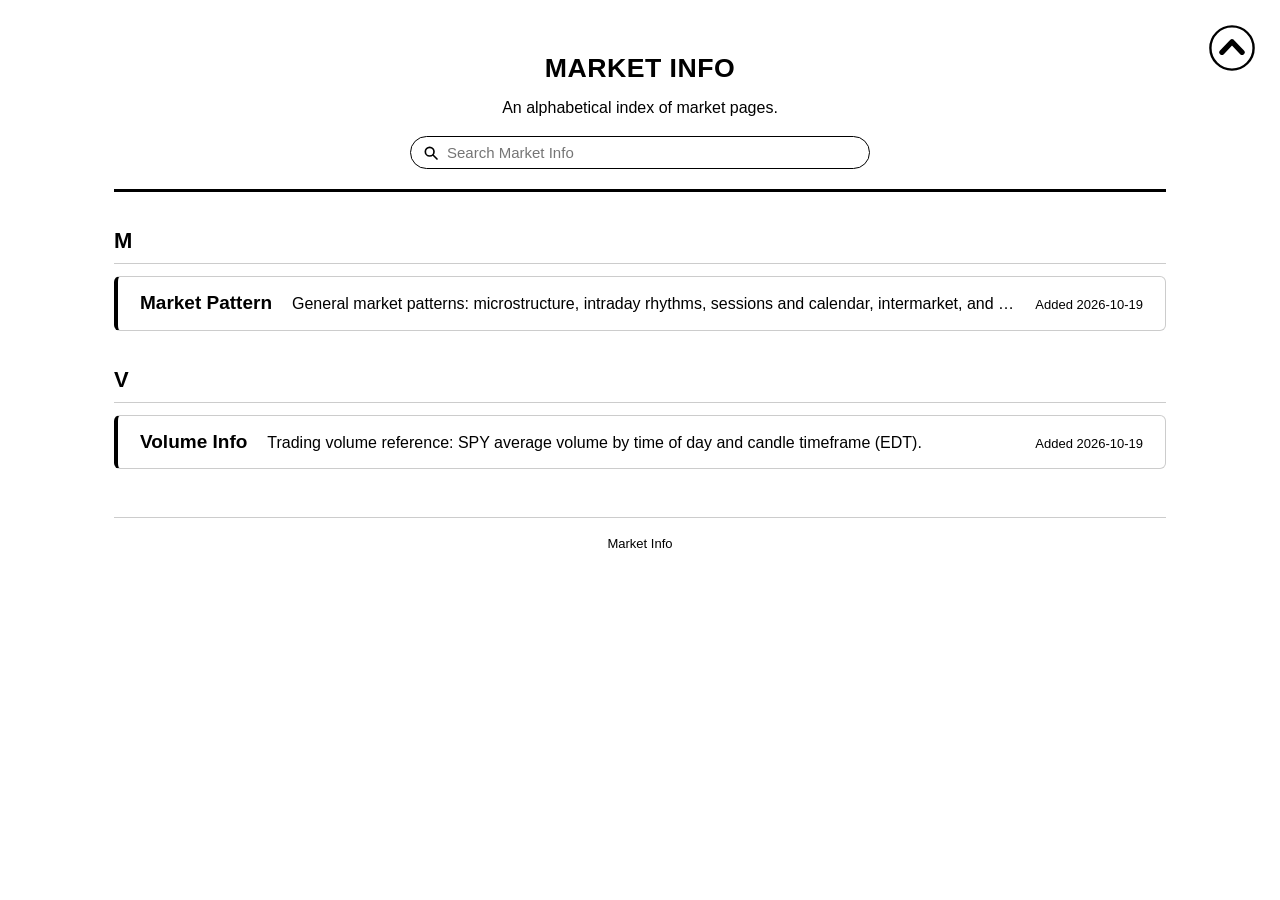
<file: index.html>
<!DOCTYPE html>
<html lang="en">
<head>
<meta charset="UTF-8">
<meta name="viewport" content="width=device-width, initial-scale=1.0">
<title>Market Info</title>
<link rel="icon" type="image/png" href="assets/market_info.png">
<link rel="stylesheet" href="assets/kb_style.css">
<script src="kb_config.js"></script>
<script src="assets/kb_common.js"></script>
</head>
<body class="home">
<div class="page">

  <header>
    <h1>MARKET INFO</h1>
    <p>An alphabetical index of market pages.</p>
  </header>

  <main id="index">
    <!--
      To add a page, run the "New page" tool (tools/new_page.py) or copy one
      <li class="entry"> block below and edit it.
      Entries are sorted alphabetically and grouped by first letter automatically.
    -->
    <ul class="list" id="entries">
      <li class="entry">
        <a href="html_pages/Volume_Info.html" title="Trading volume reference: SPY average volume by time of day and candle timeframe (EDT).">
          <span class="name">Volume Info</span>
          <span class="desc">Trading volume reference: SPY average volume by time of day and candle timeframe (EDT).</span>
          <span class="date">Added 2026-10-19</span>
        </a>
      </li>
      <li class="entry">
        <a href="html_pages/Market_Pattern.html" title="General market patterns: microstructure, intraday rhythms, sessions and calendar, intermarket, and technical formations (EDT).">
          <span class="name">Market Pattern</span>
          <span class="desc">General market patterns: microstructure, intraday rhythms, sessions and calendar, intermarket, and technical formations (EDT).</span>
          <span class="date">Added 2026-10-19</span>
        </a>
      </li>
    </ul>
  </main>

  <footer>
    Market Info
  </footer>

</div>
</body>
</html>
</file>
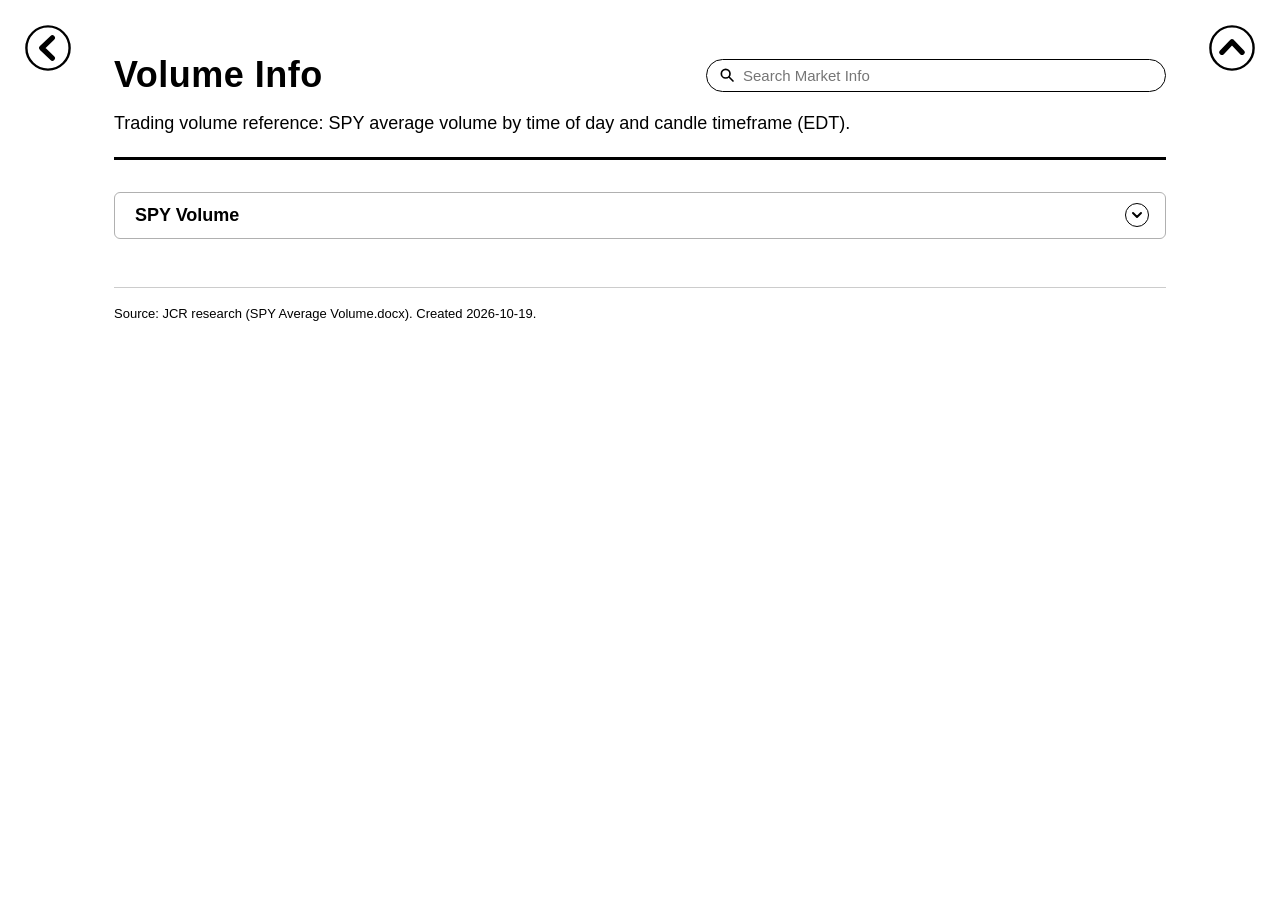
<file: Volume_Info.html>
<!DOCTYPE html>
<html lang="en">
<head>
<meta charset="UTF-8">
<meta name="viewport" content="width=device-width, initial-scale=1.0">
<title>Volume Info</title>
<link rel="icon" type="image/png" href="assets/market_info.png">
<link rel="stylesheet" href="assets/kb_style.css">
<script src="kb_config.js"></script>
<script src="assets/kb_common.js"></script>
</head>
<body>
<a class="return-arrow" href="index.html" title="Back to Market Info" aria-label="Back to Market Info"><img src="assets/return_arrow.svg" alt=""></a>
<div class="page">

  <header>
    <h1>Volume Info</h1>
    <p>Trading volume reference: SPY average volume by time of day and candle timeframe (EDT).</p>
  </header>

  <div class="rows">

    <article class="card row-card title-box">
      <div class="title-line"><h3>SPY Volume</h3></div>
      <div class="more">
        <p class="table-title">SPY Average Volume (EDT)</p>
        <div class="table-wrap wrap">
          <table>
            <thead>
              <tr><th>Time (EDT)</th><th>2-min candle</th><th>5-min candle</th><th>15-min candle</th><th>Notes</th></tr>
            </thead>
            <tbody>
              <tr><td>9:30 – 9:45</td><td class="nowrap">1 – 2.5M+</td><td class="nowrap">2 – 4M+</td><td class="nowrap">5 – 8M+</td><td>Front-loaded; not linear</td></tr>
              <tr><td>9:45 – 10:30</td><td class="nowrap">400 – 800K</td><td class="nowrap">1 – 2M</td><td class="nowrap">3 – 6M</td><td>Opening range activity</td></tr>
              <tr><td>10:30 – 11:30</td><td class="nowrap">200 – 320K</td><td class="nowrap">500 – 800K</td><td class="nowrap">1.5 – 2.4M</td><td>Tapering; spikes on data (EIA Wed 10:30)</td></tr>
              <tr><td>11:30 – 14:00</td><td class="nowrap">120 – 200K</td><td class="nowrap">300 – 500K</td><td class="nowrap">0.9 – 1.5M</td><td>Midday lull</td></tr>
              <tr><td>14:00 – 15:00</td><td class="nowrap">160 – 280K</td><td class="nowrap">400 – 700K</td><td class="nowrap">1.2 – 2.1M</td><td>FOMC days: 1.5 – 3M+ / 3 – 6M+ / 9 – 15M+</td></tr>
              <tr><td>15:00 – 15:50</td><td class="nowrap">400 – 600K</td><td class="nowrap">1 – 1.5M</td><td class="nowrap">3 – 4.5M</td><td>Final-hour positioning</td></tr>
              <tr><td>15:50 – 16:00</td><td class="nowrap">1 – 2.5M+</td><td class="nowrap">2 – 5M+</td><td class="nowrap">6 – 10M+</td><td>MOC imbalance; front-loaded at the bell</td></tr>
              <tr><td>Full session avg</td><td class="nowrap"><strong>282,051</strong></td><td class="nowrap"><strong>705,128</strong></td><td class="nowrap"><strong>2,115,385</strong></td><td>ADV ÷ 195 / 78 / 26 candles</td></tr>
            </tbody>
          </table>
        </div>
        <p class="note">Avg daily volume (shares) as of 2026-10-19: <strong>55,000,000</strong></p>
      </div>
    </article>

  </div>

  <footer>
    Source: JCR research (SPY Average Volume.docx). Created 2026-10-19.
  </footer>

</div>
</body>
</html>
</file>
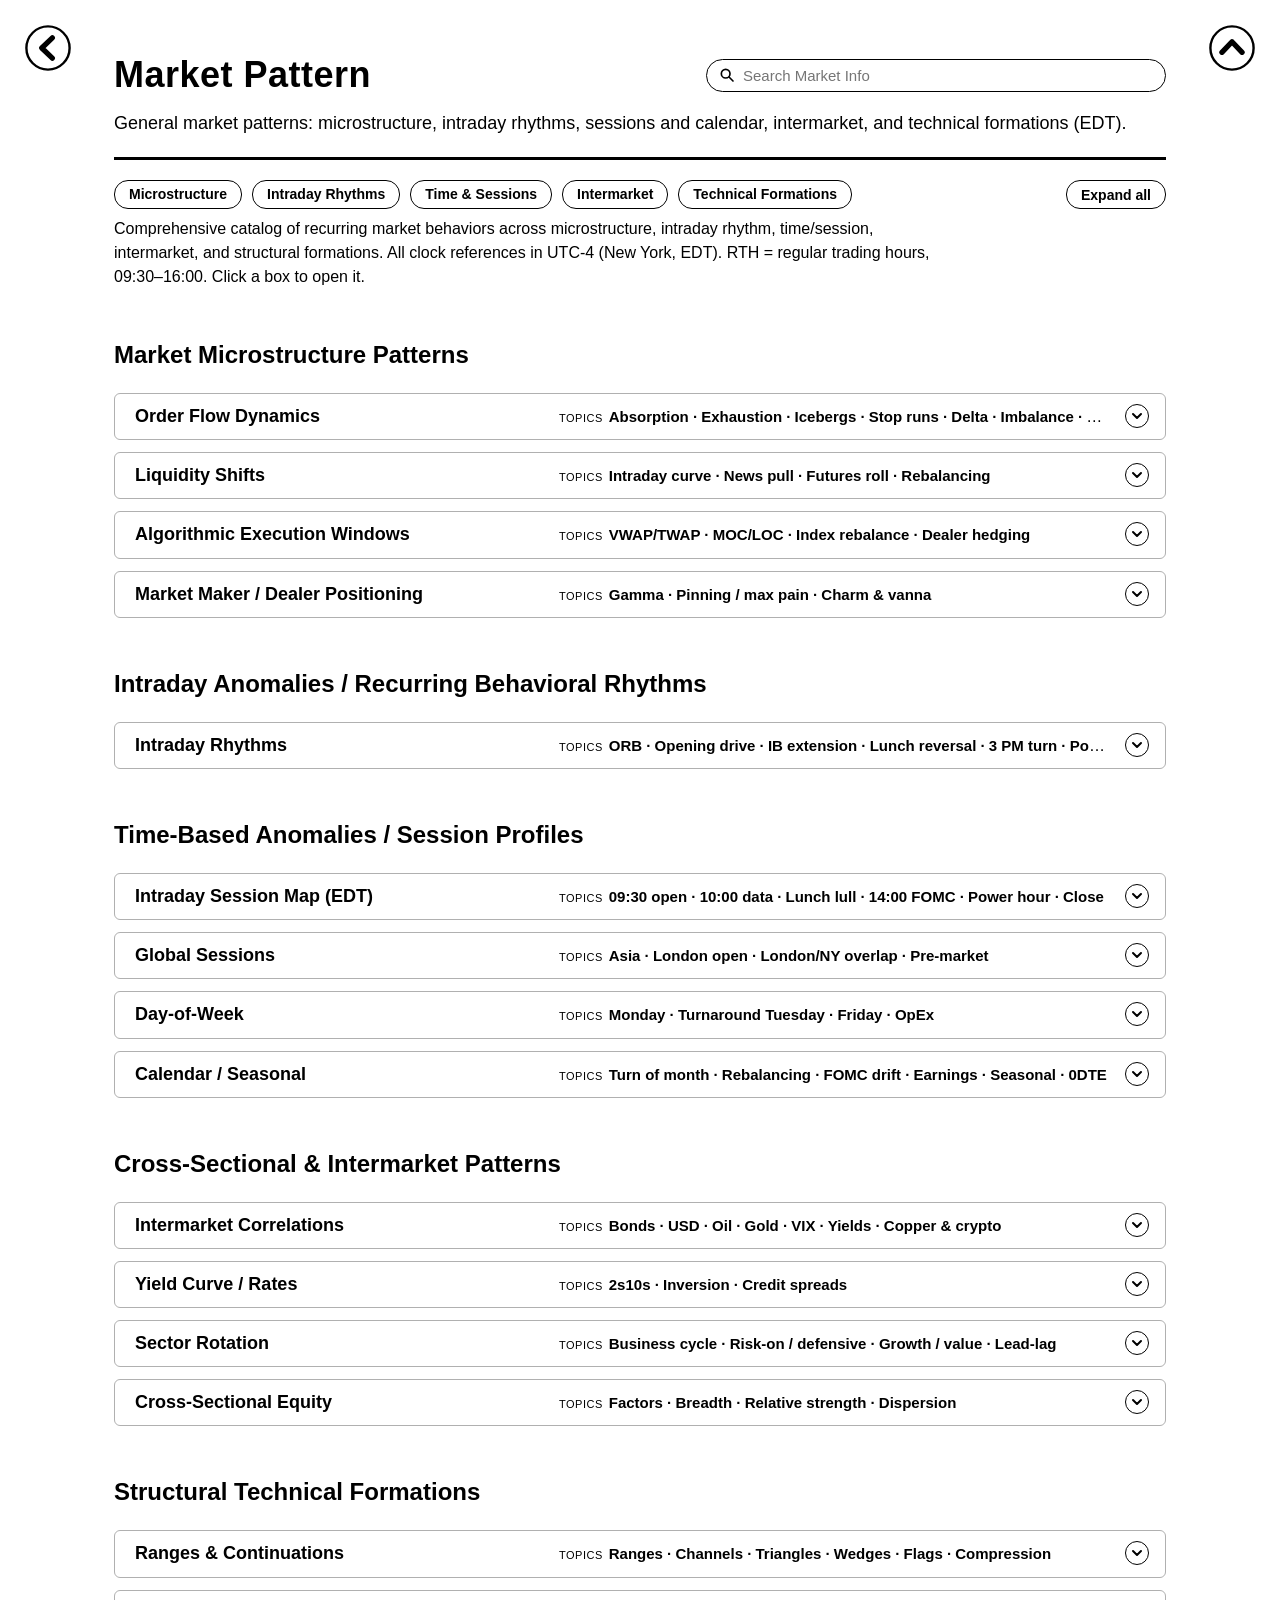
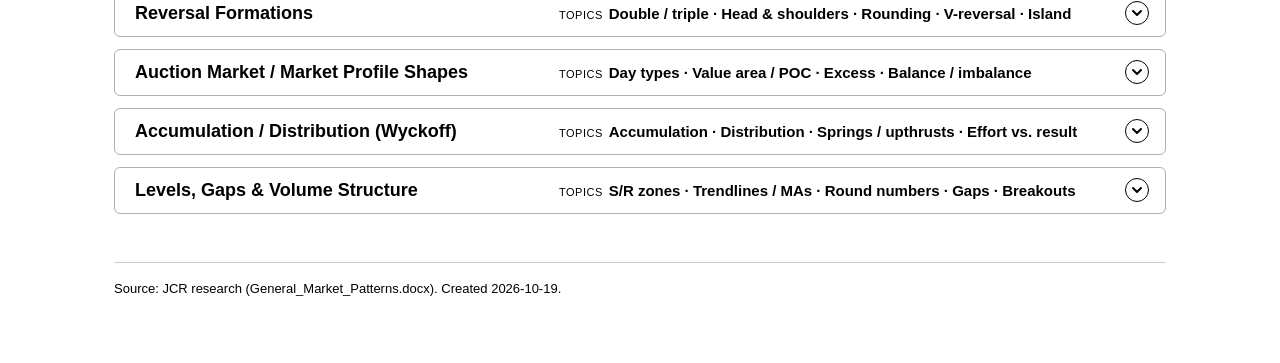
<file: html_pages/Market_Pattern.html>
<!DOCTYPE html>
<html lang="en">
<head>
<meta charset="UTF-8">
<meta name="viewport" content="width=device-width, initial-scale=1.0">
<title>Market Pattern</title>
<link rel="icon" type="image/png" href="../assets/market_info.png">
<link rel="stylesheet" href="../assets/kb_style.css">
<script src="../kb_config.js"></script>
<script src="../assets/kb_common.js"></script>
</head>
<body>
<a class="return-arrow" href="../index.html" title="Back to Market Info" aria-label="Back to Market Info"><img src="../assets/return_arrow.svg" alt=""></a>
<div class="page">

  <header>
    <h1>Market Pattern</h1>
    <p>General market patterns: microstructure, intraday rhythms, sessions and calendar, intermarket, and technical formations (EDT).</p>
  </header>

  <nav class="section-nav" aria-label="Page sections">
    <a href="#microstructure">Microstructure</a>
    <a href="#intraday">Intraday Rhythms</a>
    <a href="#time">Time &amp; Sessions</a>
    <a href="#intermarket">Intermarket</a>
    <a href="#formations">Technical Formations</a>
  </nav>

  <p class="intro">Comprehensive catalog of recurring market behaviors across microstructure, intraday rhythm, time/session, intermarket, and structural formations. All clock references in UTC-4 (New York, EDT). RTH = regular trading hours, 09:30–16:00. Click a box to open it.</p>

  <h2 id="microstructure">Market Microstructure Patterns</h2>
  <div class="rows">

    <article class="card row-card title-box">
      <div class="title-line"><h3>Order Flow Dynamics</h3><span class="origin"><span class="label">Topics</span><span class="value">Absorption · Exhaustion · Icebergs · Stop runs · Delta · Imbalance · Spoofing · Vacuum</span></span></div>
      <div class="more">
        <dl class="tl-list">
          <dt>Absorption</dt><dd>large passive limit orders soak up aggressive flow without price moving; often precedes reversal</dd>
          <dt>Exhaustion</dt><dd>surge of aggressive volume that fails to extend price; one side depleted</dd>
          <dt>Iceberg orders</dt><dd>hidden size that repeatedly refills a level, creating stubborn support/resistance</dd>
          <dt>Stop runs / liquidity sweeps</dt><dd>price spikes through a stop cluster, then reverses (stop-hunt)</dd>
          <dt>Cumulative delta divergence</dt><dd>volume delta diverges from price, signaling weak drive</dd>
          <dt>Order-book imbalance</dt><dd>persistent bid/ask size skew predicting near-term direction</dd>
          <dt>Spoofing / layering footprints</dt><dd>large flickering orders pulled before execution</dd>
          <dt>Liquidity vacuum / thin book</dt><dd>price gaps between levels when resting depth disappears</dd>
        </dl>
      </div>
    </article>

    <article class="card row-card title-box">
      <div class="title-line"><h3>Liquidity Shifts</h3><span class="origin"><span class="label">Topics</span><span class="value">Intraday curve · News pull · Futures roll · Rebalancing</span></span></div>
      <div class="more">
        <dl class="tl-list">
          <dt>Intraday liquidity curve</dt><dd>deep at open and close, thin midday</dd>
          <dt>News-event liquidity pull</dt><dd>depth withdrawn and spreads widen around scheduled releases</dd>
          <dt>Futures roll</dt><dd>liquidity migrates between contract months near expiry</dd>
          <dt>Month/quarter-end rebalancing</dt><dd>concentrated flow around index and fund rebalance windows</dd>
        </dl>
      </div>
    </article>

    <article class="card row-card title-box">
      <div class="title-line"><h3>Algorithmic Execution Windows</h3><span class="origin"><span class="label">Topics</span><span class="value">VWAP/TWAP · MOC/LOC · Index rebalance · Dealer hedging</span></span></div>
      <div class="more">
        <dl class="tl-list">
          <dt>VWAP/TWAP execution</dt><dd>institutional algos work orders through the day; price mean-reverts toward VWAP</dd>
          <dt>Opening/closing auction imbalance (MOC/LOC)</dt><dd>published imbalance drives late-day drift into the close</dd>
          <dt>Index rebalance flows</dt><dd>scheduled passive buy/sell on reconstitution dates</dd>
          <dt>Dealer hedging flows</dt><dd>delta-hedging concentrates activity near large open-interest strikes</dd>
        </dl>
      </div>
    </article>

    <article class="card row-card title-box">
      <div class="title-line"><h3>Market Maker / Dealer Positioning</h3><span class="origin"><span class="label">Topics</span><span class="value">Gamma · Pinning / max pain · Charm &amp; vanna</span></span></div>
      <div class="more">
        <dl class="tl-list">
          <dt>Gamma positioning</dt><dd>positive dealer gamma dampens vol (pinning); negative gamma amplifies moves</dd>
          <dt>Strike pinning / max pain</dt><dd>price gravitates to high open-interest strikes into expiry (acute for 0DTE SPY/SPX)</dd>
          <dt>Charm &amp; vanna flows</dt><dd>predictable hedging drift into expiration and month-end</dd>
        </dl>
      </div>
    </article>

  </div>

  <h2 id="intraday">Intraday Anomalies / Recurring Behavioral Rhythms</h2>
  <div class="rows">

    <article class="card row-card title-box">
      <div class="title-line"><h3>Intraday Rhythms</h3><span class="origin"><span class="label">Topics</span><span class="value">ORB · Opening drive · IB extension · Lunch reversal · 3 PM turn · Power hour · Gaps · Magnets</span></span></div>
      <div class="more">
        <dl class="tl-list">
          <dt>Opening range (ORB)</dt><dd>first 5/15/30/60 min sets initial balance; range breakouts are tradable</dd>
          <dt>Opening drive vs. opening reversal</dt><dd>immediate continuation off the open vs. fade of the open</dd>
          <dt>Initial-balance extension</dt><dd>breaking the first-hour range signals a developing trend day</dd>
          <dt>~90% of daily highs/lows in first ~90 minutes</dt><dd>early session sets the extremes</dd>
          <dt>Midday / lunchtime reversal</dt><dd>low-liquidity chop and mean reversion 11:30–13:30</dd>
          <dt>Afternoon trend resumption</dt><dd>second directional leg after the midday lull</dd>
          <dt>3:00 PM turn</dt><dd>frequent pivot as positioning shifts into the last hour</dd>
          <dt>Power hour (15:00–16:00)</dt><dd>trend acceleration plus MOC imbalance drift</dd>
          <dt>Closing-imbalance drift</dt><dd>last 10–30 min pulled by auction order flow</dd>
          <dt>Gap behavior</dt><dd>partial gap fill (~48% same day); unfilled gap after first hour flags trend day</dd>
          <dt>Reference-level magnets</dt><dd>prior-day high/low/close and overnight high/low act as intraday pivots</dd>
        </dl>
      </div>
    </article>

  </div>

  <h2 id="time">Time-Based Anomalies / Session Profiles</h2>
  <div class="rows">

    <article class="card row-card title-box">
      <div class="title-line"><h3>Intraday Session Map (EDT)</h3><span class="origin"><span class="label">Topics</span><span class="value">09:30 open · 10:00 data · Lunch lull · 14:00 FOMC · Power hour · Close</span></span></div>
      <div class="more">
        <dl class="tl-list">
          <dt>09:30</dt><dd>cash open; peak volatility and volume</dd>
          <dt>09:30–10:30</dt><dd>opening range / initial balance</dd>
          <dt>10:00</dt><dd>common economic-data release; frequent inflection</dd>
          <dt>11:30–13:30</dt><dd>lunch lull; lowest liquidity, chop, mean reversion</dd>
          <dt>14:00</dt><dd>FOMC statement pivot on Fed days</dd>
          <dt>15:00–16:00</dt><dd>power hour; MOC imbalances, trend resumption</dd>
          <dt>16:00+</dt><dd>close, then overnight/Globe session with thinner liquidity</dd>
        </dl>
      </div>
    </article>

    <article class="card row-card title-box">
      <div class="title-line"><h3>Global Sessions</h3><span class="origin"><span class="label">Topics</span><span class="value">Asia · London open · London/NY overlap · Pre-market</span></span></div>
      <div class="more">
        <dl class="tl-list">
          <dt>Asia (Tokyo)</dt><dd>overnight range and risk tone</dd>
          <dt>London open ~03:00</dt><dd>volatility spike; London breakout</dd>
          <dt>London/NY overlap ~08:00–11:00</dt><dd>peak FX and cross-asset liquidity</dd>
          <dt>Pre-market 04:00–09:30</dt><dd>sets reference levels for the cash open</dd>
        </dl>
      </div>
    </article>

    <article class="card row-card title-box">
      <div class="title-line"><h3>Day-of-Week</h3><span class="origin"><span class="label">Topics</span><span class="value">Monday · Turnaround Tuesday · Friday · OpEx</span></span></div>
      <div class="more">
        <dl class="tl-list">
          <dt>Monday / weekend effect</dt><dd>gap risk from weekend news accumulation</dd>
          <dt>Turnaround Tuesday</dt><dd>tendency to reverse Monday's move</dd>
          <dt>Friday tendencies</dt><dd>trend/position-squaring; month-start/month-end Fridays skew to trend days</dd>
          <dt>OpEx Fridays</dt><dd>monthly options expiration; triple/quad witching quarterly</dd>
        </dl>
      </div>
    </article>

    <article class="card row-card title-box">
      <div class="title-line"><h3>Calendar / Seasonal</h3><span class="origin"><span class="label">Topics</span><span class="value">Turn of month · Rebalancing · FOMC drift · Earnings · Seasonal · 0DTE</span></span></div>
      <div class="more">
        <dl class="tl-list">
          <dt>Turn-of-the-month</dt><dd>flow-driven strength around month boundaries</dd>
          <dt>Month/quarter-end rebalancing &amp; window dressing</dt><dd>systematic and cosmetic repositioning</dd>
          <dt>FOMC drift</dt><dd>pre-announcement drift and post-statement volatility</dd>
          <dt>Earnings-season clustering</dt><dd>elevated single-name and index dispersion</dd>
          <dt>Seasonal effects</dt><dd>Santa Claus rally, January effect, 'sell in May,' summer doldrums, pre-holiday drift</dd>
          <dt>Daily expirations</dt><dd>0DTE SPX/SPY now expire every weekday, reshaping late-day gamma dynamics</dd>
        </dl>
      </div>
    </article>

  </div>

  <h2 id="intermarket">Cross-Sectional &amp; Intermarket Patterns</h2>
  <div class="rows">

    <article class="card row-card title-box">
      <div class="title-line"><h3>Intermarket Correlations</h3><span class="origin"><span class="label">Topics</span><span class="value">Bonds · USD · Oil · Gold · VIX · Yields · Copper &amp; crypto</span></span></div>
      <div class="more">
        <dl class="tl-list">
          <dt>Bonds vs. equities</dt><dd>risk-on/risk-off allocation shifts</dd>
          <dt>USD (DXY) vs. commodities</dt><dd>broadly inverse</dd>
          <dt>Oil vs. equities / transports</dt><dd>energy input and demand signal (correlation is regime-dependent, can decouple)</dd>
          <dt>Gold vs. real yields</dt><dd>inverse relationship</dd>
          <dt>VIX vs. SPX</dt><dd>inverse; watch volatility term structure (contango/backwardation)</dd>
          <dt>Yields vs. growth/tech</dt><dd>long-duration equities sensitive to rate moves</dd>
          <dt>Copper ('Dr. Copper') &amp; crypto</dt><dd>global-growth and risk-appetite proxies</dd>
        </dl>
      </div>
    </article>

    <article class="card row-card title-box">
      <div class="title-line"><h3>Yield Curve / Rates</h3><span class="origin"><span class="label">Topics</span><span class="value">2s10s · Inversion · Credit spreads</span></span></div>
      <div class="more">
        <dl class="tl-list">
          <dt>2s10s spread</dt><dd>steepening, flattening, and inversion regimes</dd>
          <dt>Curve inversion</dt><dd>classic recession lead signal</dd>
          <dt>Credit spreads (HY/IG)</dt><dd>risk-stress gauge confirming or diverging from equities</dd>
        </dl>
      </div>
    </article>

    <article class="card row-card title-box">
      <div class="title-line"><h3>Sector Rotation</h3><span class="origin"><span class="label">Topics</span><span class="value">Business cycle · Risk-on / defensive · Growth / value · Lead-lag</span></span></div>
      <div class="more">
        <dl class="tl-list">
          <dt>Business-cycle rotation loop</dt><dd>early → mid → late → recession leadership rotation</dd>
          <dt>Risk-on vs. defensive</dt><dd>cyclicals vs. staples/utilities positioning</dd>
          <dt>Growth vs. value rotation</dt><dd>style leadership shifts with rates and cycle</dd>
          <dt>Lead-lag confirmation</dt><dd>semis lead tech; transports confirm industrials (Dow Theory)</dd>
        </dl>
      </div>
    </article>

    <article class="card row-card title-box">
      <div class="title-line"><h3>Cross-Sectional Equity</h3><span class="origin"><span class="label">Topics</span><span class="value">Factors · Breadth · Relative strength · Dispersion</span></span></div>
      <div class="more">
        <dl class="tl-list">
          <dt>Factor premia</dt><dd>momentum, value, size, quality, low-volatility</dd>
          <dt>Breadth divergences</dt><dd>advance/decline line, new highs vs. new lows</dd>
          <dt>Relative strength / pairs</dt><dd>sector and single-name spread trades</dd>
          <dt>Dispersion</dt><dd>index volatility vs. constituent volatility</dd>
        </dl>
      </div>
    </article>

  </div>

  <h2 id="formations">Structural Technical Formations</h2>
  <div class="rows">

    <article class="card row-card title-box">
      <div class="title-line"><h3>Ranges &amp; Continuations</h3><span class="origin"><span class="label">Topics</span><span class="value">Ranges · Channels · Triangles · Wedges · Flags · Compression</span></span></div>
      <div class="more">
        <dl class="tl-list">
          <dt>Rectangle / trading range</dt><dd>horizontal consolidation between S/R</dd>
          <dt>Channels</dt><dd>ascending, descending, horizontal</dd>
          <dt>Triangles</dt><dd>symmetrical, ascending, descending</dd>
          <dt>Wedges</dt><dd>rising and falling (often reversal)</dd>
          <dt>Flags &amp; pennants</dt><dd>short continuation pauses after an impulse</dd>
          <dt>Compression → expansion</dt><dd>inside bars, NR7, coils resolving into a directional move</dd>
        </dl>
      </div>
    </article>

    <article class="card row-card title-box">
      <div class="title-line"><h3>Reversal Formations</h3><span class="origin"><span class="label">Topics</span><span class="value">Double / triple · Head &amp; shoulders · Rounding · V-reversal · Island</span></span></div>
      <div class="more">
        <dl class="tl-list">
          <dt>Double / triple top &amp; bottom</dt><dd>failure to make new extremes</dd>
          <dt>Head-and-shoulders / inverse</dt><dd>classic distribution/accumulation reversal</dd>
          <dt>Rounding top/bottom</dt><dd>gradual sentiment shift</dd>
          <dt>V-reversal / spike</dt><dd>sharp climactic turn</dd>
          <dt>Island reversal</dt><dd>gap-isolated cluster signaling exhaustion</dd>
        </dl>
      </div>
    </article>

    <article class="card row-card title-box">
      <div class="title-line"><h3>Auction Market / Market Profile Shapes</h3><span class="origin"><span class="label">Topics</span><span class="value">Day types · Value area / POC · Excess · Balance / imbalance</span></span></div>
      <div class="more">
        <dl class="tl-list">
          <dt>Day types</dt><dd>normal (bell), trend (elongated), double-distribution, neutral</dd>
          <dt>Profile references</dt><dd>initial balance, value area (VAH/VAL), point of control (POC)</dd>
          <dt>Excess &amp; anomalies</dt><dd>single prints, poor highs/lows, tails/excess</dd>
          <dt>Balance vs. imbalance</dt><dd>acceptance vs. rejection of price/value</dd>
        </dl>
      </div>
    </article>

    <article class="card row-card title-box">
      <div class="title-line"><h3>Accumulation / Distribution (Wyckoff)</h3><span class="origin"><span class="label">Topics</span><span class="value">Accumulation · Distribution · Springs / upthrusts · Effort vs. result</span></span></div>
      <div class="more">
        <dl class="tl-list">
          <dt>Accumulation schematic</dt><dd>PS, SC, AR, ST, spring, sign of strength</dd>
          <dt>Distribution schematic</dt><dd>BC, AR, UT, UTAD, sign of weakness</dd>
          <dt>Springs / upthrusts &amp; tests</dt><dd>false breaks preceding the real move</dd>
          <dt>Effort vs. result</dt><dd>volume/price divergence flags absorption or exhaustion</dd>
        </dl>
      </div>
    </article>

    <article class="card row-card title-box">
      <div class="title-line"><h3>Levels, Gaps &amp; Volume Structure</h3><span class="origin"><span class="label">Topics</span><span class="value">S/R zones · Trendlines / MAs · Round numbers · Gaps · Breakouts</span></span></div>
      <div class="more">
        <dl class="tl-list">
          <dt>Support/resistance &amp; supply/demand zones</dt><dd>reaction levels and order-cluster zones</dd>
          <dt>Trendlines &amp; moving-average dynamic S/R</dt><dd>sloping and adaptive reference</dd>
          <dt>Round-number magnets</dt><dd>psychological 00 and 000 levels</dd>
          <dt>Gap taxonomy</dt><dd>common, breakaway, runaway/measuring, exhaustion, island</dd>
          <dt>Breakout vs. false breakout (fakeout)</dt><dd>confirmation vs. trap; volume climax / blow-off</dd>
        </dl>
      </div>
    </article>

  </div>

  <footer>
    Source: JCR research (General_Market_Patterns.docx). Created 2026-10-19.
  </footer>

</div>
</body>
</html>
</file>
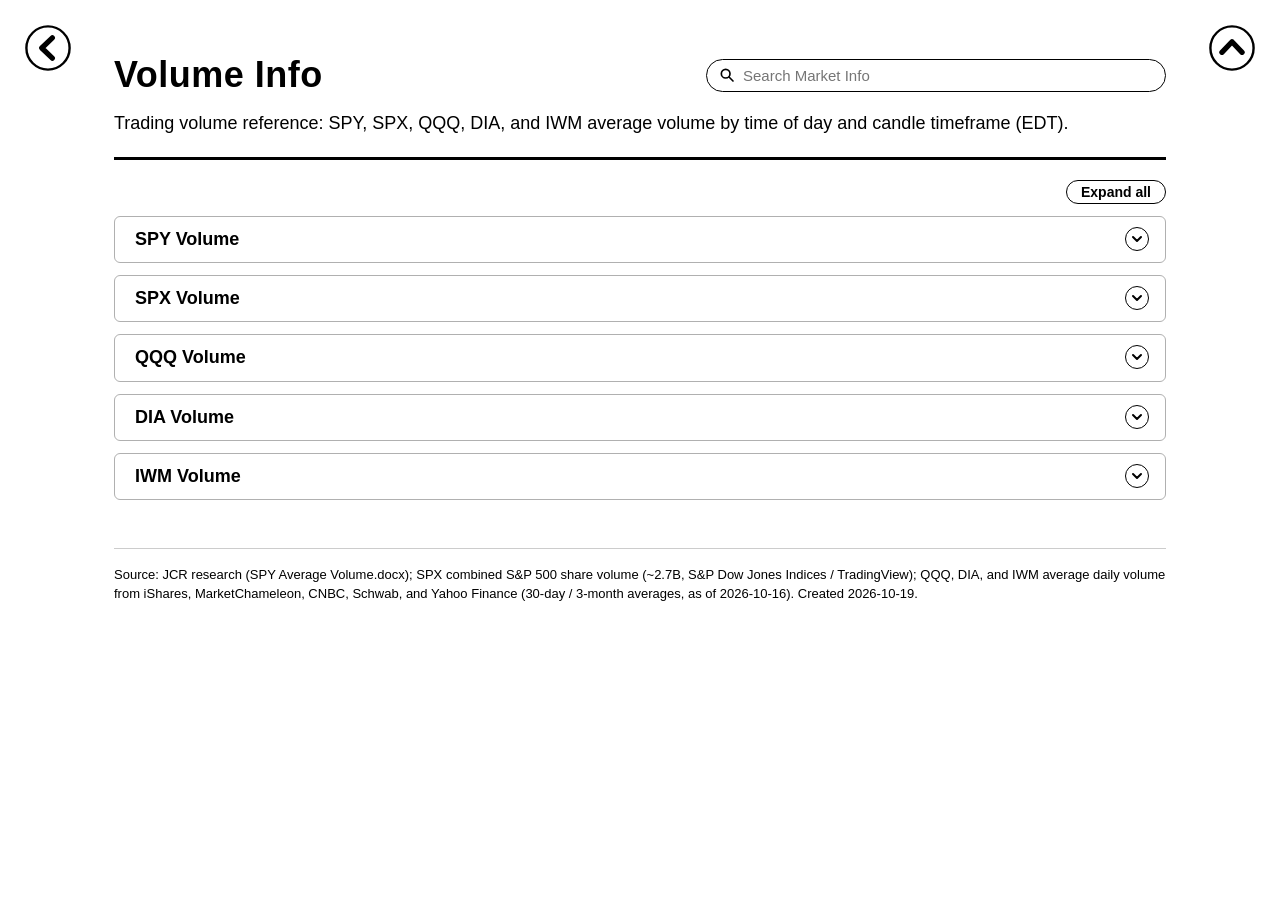
<file: html_pages/Volume_Info.html>
<!DOCTYPE html>
<html lang="en">
<head>
<meta charset="UTF-8">
<meta name="viewport" content="width=device-width, initial-scale=1.0">
<title>Volume Info</title>
<link rel="icon" type="image/png" href="../assets/market_info.png">
<link rel="stylesheet" href="../assets/kb_style.css">
<script src="../kb_config.js"></script>
<script src="../assets/kb_common.js"></script>
</head>
<body>
<a class="return-arrow" href="../index.html" title="Back to Market Info" aria-label="Back to Market Info"><img src="../assets/return_arrow.svg" alt=""></a>
<div class="page">

  <header>
    <h1>Volume Info</h1>
    <p>Trading volume reference: SPY, SPX, QQQ, DIA, and IWM average volume by time of day and candle timeframe (EDT).</p>
  </header>

  <div class="rows">

    <article class="card row-card title-box">
      <div class="title-line"><h3>SPY Volume</h3></div>
      <div class="more">
        <p class="table-title">SPY Average Volume (EDT)</p>
        <div class="table-wrap wrap">
          <table>
            <thead>
              <tr><th>Time (EDT)</th><th>2-min candle</th><th>5-min candle</th><th>15-min candle</th><th>Notes</th></tr>
            </thead>
            <tbody>
              <tr><td>9:30 – 9:45</td><td class="nowrap">1 – 2.5M+</td><td class="nowrap">2 – 4M+</td><td class="nowrap">5 – 8M+</td><td>Front-loaded; not linear</td></tr>
              <tr><td>9:45 – 10:30</td><td class="nowrap">400 – 800K</td><td class="nowrap">1 – 2M</td><td class="nowrap">3 – 6M</td><td>Opening range activity</td></tr>
              <tr><td>10:30 – 11:30</td><td class="nowrap">200 – 320K</td><td class="nowrap">500 – 800K</td><td class="nowrap">1.5 – 2.4M</td><td>Tapering; spikes on data (EIA Wed 10:30)</td></tr>
              <tr><td>11:30 – 14:00</td><td class="nowrap">120 – 200K</td><td class="nowrap">300 – 500K</td><td class="nowrap">0.9 – 1.5M</td><td>Midday lull</td></tr>
              <tr><td>14:00 – 15:00</td><td class="nowrap">160 – 280K</td><td class="nowrap">400 – 700K</td><td class="nowrap">1.2 – 2.1M</td><td>FOMC days: 1.5 – 3M+ / 3 – 6M+ / 9 – 15M+</td></tr>
              <tr><td>15:00 – 15:50</td><td class="nowrap">400 – 600K</td><td class="nowrap">1 – 1.5M</td><td class="nowrap">3 – 4.5M</td><td>Final-hour positioning</td></tr>
              <tr><td>15:50 – 16:00</td><td class="nowrap">1 – 2.5M+</td><td class="nowrap">2 – 5M+</td><td class="nowrap">6 – 10M+</td><td>MOC imbalance; front-loaded at the bell</td></tr>
              <tr><td>Full session avg</td><td class="nowrap"><strong>282,051</strong></td><td class="nowrap"><strong>705,128</strong></td><td class="nowrap"><strong>2,115,385</strong></td><td>ADV ÷ 195 / 78 / 26 candles</td></tr>
            </tbody>
          </table>
        </div>
        <p class="note">Avg daily volume (shares) as of 2026-10-19: <strong>55,000,000</strong></p>
      </div>
    </article>

    <article class="card row-card title-box">
      <div class="title-line"><h3>SPX Volume</h3></div>
      <div class="more">
        <p class="table-title">SPX Average Volume (EDT)</p>
        <div class="table-wrap wrap">
          <table>
            <thead>
              <tr><th>Time (EDT)</th><th>2-min candle</th><th>5-min candle</th><th>15-min candle</th><th>Notes</th></tr>
            </thead>
            <tbody>
              <tr><td>9:30 – 9:45</td><td class="nowrap">49 – 120M+</td><td class="nowrap">98 – 200M+</td><td class="nowrap">250 – 390M+</td><td>Front-loaded; not linear</td></tr>
              <tr><td>9:45 – 10:30</td><td class="nowrap">20 – 39M</td><td class="nowrap">49 – 98M</td><td class="nowrap">150 – 290M</td><td>Opening range activity</td></tr>
              <tr><td>10:30 – 11:30</td><td class="nowrap">9.8 – 16M</td><td class="nowrap">25 – 39M</td><td class="nowrap">74 – 120M</td><td>Tapering; spikes on data (EIA Wed 10:30)</td></tr>
              <tr><td>11:30 – 14:00</td><td class="nowrap">5.9 – 9.8M</td><td class="nowrap">15 – 25M</td><td class="nowrap">44 – 74M</td><td>Midday lull</td></tr>
              <tr><td>14:00 – 15:00</td><td class="nowrap">7.9 – 14M</td><td class="nowrap">20 – 34M</td><td class="nowrap">59 – 100M</td><td>FOMC days: 74 – 150M+ / 150 – 290M+ / 440 – 740M+</td></tr>
              <tr><td>15:00 – 15:50</td><td class="nowrap">20 – 29M</td><td class="nowrap">49 – 74M</td><td class="nowrap">150 – 220M</td><td>Final-hour positioning</td></tr>
              <tr><td>15:50 – 16:00</td><td class="nowrap">49 – 120M+</td><td class="nowrap">98 – 250M+</td><td class="nowrap">290 – 490M+</td><td>MOC imbalance; front-loaded at the bell</td></tr>
              <tr><td>Full session avg</td><td class="nowrap"><strong>13,846,154</strong></td><td class="nowrap"><strong>34,615,385</strong></td><td class="nowrap"><strong>103,846,154</strong></td><td>ADV ÷ 195 / 78 / 26 candles</td></tr>
            </tbody>
          </table>
        </div>
        <p class="note">Avg daily volume (shares) as of 2026-10-20: <strong>2,700,000,000</strong>. SPX is an index: this is the combined share volume of the S&amp;P 500 stocks, as shown on TradingView (SP:SPX). Time-of-day ranges are estimates: the SPY profile scaled by average daily volume.</p>
      </div>
    </article>

    <article class="card row-card title-box">
      <div class="title-line"><h3>QQQ Volume</h3></div>
      <div class="more">
        <p class="table-title">QQQ Average Volume (EDT)</p>
        <div class="table-wrap wrap">
          <table>
            <thead>
              <tr><th>Time (EDT)</th><th>2-min candle</th><th>5-min candle</th><th>15-min candle</th><th>Notes</th></tr>
            </thead>
            <tbody>
              <tr><td>9:30 – 9:45</td><td class="nowrap">640K – 1.6M+</td><td class="nowrap">1.3 – 2.5M+</td><td class="nowrap">3.2 – 5.1M+</td><td>Front-loaded; not linear</td></tr>
              <tr><td>9:45 – 10:30</td><td class="nowrap">250 – 510K</td><td class="nowrap">640K – 1.3M</td><td class="nowrap">1.9 – 3.8M</td><td>Opening range activity</td></tr>
              <tr><td>10:30 – 11:30</td><td class="nowrap">130 – 200K</td><td class="nowrap">320 – 510K</td><td class="nowrap">950K – 1.5M</td><td>Tapering; spikes on data (EIA Wed 10:30)</td></tr>
              <tr><td>11:30 – 14:00</td><td class="nowrap">76 – 130K</td><td class="nowrap">190 – 320K</td><td class="nowrap">570 – 950K</td><td>Midday lull</td></tr>
              <tr><td>14:00 – 15:00</td><td class="nowrap">100 – 180K</td><td class="nowrap">250 – 450K</td><td class="nowrap">760K – 1.3M</td><td>FOMC days: 950K – 1.9M+ / 1.9 – 3.8M+ / 5.7 – 9.5M+</td></tr>
              <tr><td>15:00 – 15:50</td><td class="nowrap">250 – 380K</td><td class="nowrap">640 – 950K</td><td class="nowrap">1.9 – 2.9M</td><td>Final-hour positioning</td></tr>
              <tr><td>15:50 – 16:00</td><td class="nowrap">640K – 1.6M+</td><td class="nowrap">1.3 – 3.2M+</td><td class="nowrap">3.8 – 6.4M+</td><td>MOC imbalance; front-loaded at the bell</td></tr>
              <tr><td>Full session avg</td><td class="nowrap"><strong>179,487</strong></td><td class="nowrap"><strong>448,718</strong></td><td class="nowrap"><strong>1,346,154</strong></td><td>ADV ÷ 195 / 78 / 26 candles</td></tr>
            </tbody>
          </table>
        </div>
        <p class="note">Avg daily volume (shares) as of 2026-10-16: <strong>35,000,000</strong>. Time-of-day ranges are estimates: the SPY profile scaled by average daily volume.</p>
      </div>
    </article>

    <article class="card row-card title-box">
      <div class="title-line"><h3>DIA Volume</h3></div>
      <div class="more">
        <p class="table-title">DIA Average Volume (EDT)</p>
        <div class="table-wrap wrap">
          <table>
            <thead>
              <tr><th>Time (EDT)</th><th>2-min candle</th><th>5-min candle</th><th>15-min candle</th><th>Notes</th></tr>
            </thead>
            <tbody>
              <tr><td>9:30 – 9:45</td><td class="nowrap">64 – 160K+</td><td class="nowrap">130 – 250K+</td><td class="nowrap">320 – 510K+</td><td>Front-loaded; not linear</td></tr>
              <tr><td>9:45 – 10:30</td><td class="nowrap">25 – 51K</td><td class="nowrap">64 – 130K</td><td class="nowrap">190 – 380K</td><td>Opening range activity</td></tr>
              <tr><td>10:30 – 11:30</td><td class="nowrap">13 – 20K</td><td class="nowrap">32 – 51K</td><td class="nowrap">95 – 150K</td><td>Tapering; spikes on data (EIA Wed 10:30)</td></tr>
              <tr><td>11:30 – 14:00</td><td class="nowrap">7.6 – 13K</td><td class="nowrap">19 – 32K</td><td class="nowrap">57 – 95K</td><td>Midday lull</td></tr>
              <tr><td>14:00 – 15:00</td><td class="nowrap">10 – 18K</td><td class="nowrap">25 – 45K</td><td class="nowrap">76 – 130K</td><td>FOMC days: 95 – 190K+ / 190 – 380K+ / 570 – 950K+</td></tr>
              <tr><td>15:00 – 15:50</td><td class="nowrap">25 – 38K</td><td class="nowrap">64 – 95K</td><td class="nowrap">190 – 290K</td><td>Final-hour positioning</td></tr>
              <tr><td>15:50 – 16:00</td><td class="nowrap">64 – 160K+</td><td class="nowrap">130 – 320K+</td><td class="nowrap">380 – 640K+</td><td>MOC imbalance; front-loaded at the bell</td></tr>
              <tr><td>Full session avg</td><td class="nowrap"><strong>17,949</strong></td><td class="nowrap"><strong>44,872</strong></td><td class="nowrap"><strong>134,615</strong></td><td>ADV ÷ 195 / 78 / 26 candles</td></tr>
            </tbody>
          </table>
        </div>
        <p class="note">Avg daily volume (shares) as of 2026-10-16: <strong>3,500,000</strong>. Time-of-day ranges are estimates: the SPY profile scaled by average daily volume.</p>
      </div>
    </article>

    <article class="card row-card title-box">
      <div class="title-line"><h3>IWM Volume</h3></div>
      <div class="more">
        <p class="table-title">IWM Average Volume (EDT)</p>
        <div class="table-wrap wrap">
          <table>
            <thead>
              <tr><th>Time (EDT)</th><th>2-min candle</th><th>5-min candle</th><th>15-min candle</th><th>Notes</th></tr>
            </thead>
            <tbody>
              <tr><td>9:30 – 9:45</td><td class="nowrap">450K – 1.1M+</td><td class="nowrap">910K – 1.8M+</td><td class="nowrap">2.3 – 3.6M+</td><td>Front-loaded; not linear</td></tr>
              <tr><td>9:45 – 10:30</td><td class="nowrap">180 – 360K</td><td class="nowrap">450 – 910K</td><td class="nowrap">1.4 – 2.7M</td><td>Opening range activity</td></tr>
              <tr><td>10:30 – 11:30</td><td class="nowrap">91 – 150K</td><td class="nowrap">230 – 360K</td><td class="nowrap">680K – 1.1M</td><td>Tapering; spikes on data (EIA Wed 10:30)</td></tr>
              <tr><td>11:30 – 14:00</td><td class="nowrap">55 – 91K</td><td class="nowrap">140 – 230K</td><td class="nowrap">410 – 680K</td><td>Midday lull</td></tr>
              <tr><td>14:00 – 15:00</td><td class="nowrap">73 – 130K</td><td class="nowrap">180 – 320K</td><td class="nowrap">550 – 950K</td><td>FOMC days: 680K – 1.4M+ / 1.4 – 2.7M+ / 4.1 – 6.8M+</td></tr>
              <tr><td>15:00 – 15:50</td><td class="nowrap">180 – 270K</td><td class="nowrap">450 – 680K</td><td class="nowrap">1.4 – 2M</td><td>Final-hour positioning</td></tr>
              <tr><td>15:50 – 16:00</td><td class="nowrap">450K – 1.1M+</td><td class="nowrap">910K – 2.3M+</td><td class="nowrap">2.7 – 4.5M+</td><td>MOC imbalance; front-loaded at the bell</td></tr>
              <tr><td>Full session avg</td><td class="nowrap"><strong>128,205</strong></td><td class="nowrap"><strong>320,513</strong></td><td class="nowrap"><strong>961,538</strong></td><td>ADV ÷ 195 / 78 / 26 candles</td></tr>
            </tbody>
          </table>
        </div>
        <p class="note">Avg daily volume (shares) as of 2026-10-16: <strong>25,000,000</strong>. Time-of-day ranges are estimates: the SPY profile scaled by average daily volume.</p>
      </div>
    </article>

  </div>

  <footer>
    Source: JCR research (SPY Average Volume.docx); SPX combined S&amp;P 500 share volume (~2.7B, S&amp;P Dow Jones Indices / TradingView); QQQ, DIA, and IWM average daily volume from iShares, MarketChameleon, CNBC, Schwab, and Yahoo Finance (30-day / 3-month averages, as of 2026-10-16). Created 2026-10-19.
  </footer>

</div>
</body>
</html>
</file>
<file: assets/kb_style.css>
/* ==========================================================================
   Market Info - shared stylesheet
   Every page links this file. Change the look here once and all pages follow.
   Style: white background, black Arial text, bold where needed.
   ========================================================================== */

/* ---------- Base ---------- */
* { box-sizing: border-box; }
body {
  margin: 0;
  background: #ffffff;
  color: #000000;
  font-family: Arial, Helvetica, sans-serif;
  font-size: 16px;
  line-height: 1.5;
}
.page {
  max-width: 1100px;
  margin: 0 auto;
  padding: 48px 24px 64px;
}

/* ---------- Return arrow (size and margins set in kb_config.js) ---------- */
.return-arrow {
  position: fixed;
  top: var(--ra-top, 18pt);
  left: var(--ra-left, 18pt);
  width: var(--ra-size, 48px);
  height: var(--ra-size, 48px);
  z-index: 100;
  border-radius: 50%;
  transition: transform 0.15s ease;
}
.return-arrow:hover,
.return-arrow:focus-visible { transform: scale(1.08); }
.return-arrow img {
  display: block;
  width: 100%;
  height: 100%;
}

/* ---------- Top arrow (added by kb_common.js; size and margins in kb_config.js) ---------- */
.top-arrow {
  position: fixed;
  top: var(--ta-top, 18pt);
  right: var(--ta-right, 18pt);
  width: var(--ta-size, 48px);
  height: var(--ta-size, 48px);
  z-index: 100;
  border-radius: 50%;
  transition: transform 0.15s ease;
}
.top-arrow:hover,
.top-arrow:focus-visible { transform: scale(1.08); }
.top-arrow img {
  display: block;
  width: 100%;
  height: 100%;
}

/* ---------- Page header ---------- */
header {
  border-bottom: 3px solid #000000;
  padding-bottom: 20px;
  margin-bottom: 32px;
}
header h1 {
  margin: 0 0 8px;
  font-size: 36px;
  font-weight: bold;
  letter-spacing: 0.5px;
}
header p {
  margin: 0;
  font-size: 18px;
}

/* ---------- Site search (added by kb_common.js) ----------
   Pages: right of the title (.header-row). Home page: centered under the subtitle. */
.header-row {
  display: flex;
  align-items: center;
  justify-content: space-between;
  gap: 12px 32px;
  margin-bottom: 8px;
}
.header-row h1 { margin: 0; }
.header-row .kb-search { flex: 0 1 460px; }
.home .kb-search { max-width: 460px; margin: 16px auto 0; text-align: left; }
.kb-search { position: relative; }
.kb-search input {
  width: 100%;
  border: 1px solid #000000;
  border-radius: 18px;
  padding: 7px 14px 7px 36px;
  font: 15px Arial, Helvetica, sans-serif;
  color: #000000;
  background: #ffffff url("data:image/svg+xml,%3Csvg xmlns='http://www.w3.org/2000/svg' viewBox='0 0 24 24' fill='none' stroke='black' stroke-width='2.5' stroke-linecap='round'%3E%3Ccircle cx='10' cy='10' r='6.5'/%3E%3Cline x1='15' y1='15' x2='21' y2='21'/%3E%3C/svg%3E") no-repeat 12px center / 16px;
}
.kb-search input:focus { outline: none; box-shadow: 0 0 0 2px #000000; }
.kb-results {
  position: absolute;
  top: calc(100% + 6px);
  right: 0;
  width: min(620px, calc(100vw - 32px));
  max-height: 65vh;
  overflow-y: auto;
  z-index: 200;
  background: #ffffff;
  border: 1px solid #cccccc;
  border-radius: 6px;
  box-shadow: 0 6px 20px rgba(0, 0, 0, 0.15);
  font-size: 14px;
}
.home .kb-results { left: 50%; right: auto; transform: translateX(-50%); }
.kb-results[hidden] { display: none; }
.kb-note { margin: 0; padding: 8px 14px; font-size: 13px; color: #444444; }
.kb-result {
  display: block;
  padding: 8px 14px;
  border-top: 1px solid #eeeeee;
  color: #000000;
  text-decoration: none;
}
.kb-result:hover,
.kb-result:focus-visible { background: #f5f5f5; }
.kb-where { display: block; margin-bottom: 2px; }
.kb-snip { display: block; color: #333333; line-height: 1.4; }
.kb-results mark,
mark.kb-hit { background: #ffe066; color: #000000; padding: 0 1px; border-radius: 2px; }

/* ---------- Headings and text ---------- */
h2 {
  font-size: 24px;
  font-weight: bold;
  margin: 48px 0 20px;
}
.intro { margin: 0 0 24px; max-width: 820px; }
.note {
  margin: 14px 0 0;
  font-size: 14px;
  font-style: italic;
}
.asof { font-weight: normal; font-size: 16px; }

/* ---------- Cards ---------- */
.grid {
  display: grid;
  grid-template-columns: repeat(2, 1fr);
  gap: 24px;
}
.card {
  border: 1px solid #cccccc;
  border-top: 4px solid #000000;
  border-radius: 6px;
  padding: 24px;
  background: #ffffff;
}
.card .photo {
  margin: -8px -8px 16px;
  border-bottom: 1px solid #e0e0e0;
  text-align: center;
}
.card .photo img {
  display: block;
  width: 100%;
  max-width: 440px;
  height: auto;
  margin: 0 auto;
}
.card h3 {
  margin: 0 0 4px;
  font-size: 22px;
  font-weight: bold;
}
.card .class {
  margin: 0 0 18px;
  font-style: italic;
}
.card dl { margin: 0; }
.card dt {
  font-weight: bold;
  margin-top: 12px;
}
.card dd { margin: 4px 0 0; }
.card .desc { margin: 0; }
.card h3 + .stats { margin-top: 14px; }
.card ul { margin: 6px 0 0; padding-left: 20px; }
.card li { margin-bottom: 4px; }

/* ---------- Full-width row cards: <div class="rows"><article class="card row-card"> ----------
   One header line (name + facts in aligned columns) and at most 2 text lines.
   Extra details go in <div class="more">. kb_common.js adds the expand icon
   when a card has hidden content; expanded cards show everything. */
.rows {
  display: grid;
  gap: 12px;
}
.card.row-card {
  position: relative;
  padding: 12px 54px 14px 22px;
}
.row-head {
  display: grid;
  grid-template-columns: minmax(170px, 1.1fr) repeat(3, minmax(0, 1fr));
  gap: 2px 22px;
  align-items: baseline;
  padding-bottom: 7px;
  margin-bottom: 7px;
  border-bottom: 1px solid #e0e0e0;
}
.row-head h3 {
  margin: 0;
  font-size: 18px;
  line-height: 1.3;
}
.row-head h3,
.fact {
  min-width: 0;
  white-space: nowrap;
  overflow: hidden;
  text-overflow: ellipsis;
}
.fact .label {
  font-size: 11px;
  text-transform: uppercase;
  letter-spacing: 0.5px;
  margin-right: 6px;
}
.fact .value {
  font-size: 15px;
  font-weight: bold;
}
.row-card .desc {
  display: -webkit-box;
  -webkit-box-orient: vertical;
  -webkit-line-clamp: 2;
  line-clamp: 2;
  overflow: hidden;
}
.row-card .more { display: none; }
.row-card dt { margin-top: 10px; }

/* Expanded card: full facts, full text, extra details */
.row-card.expanded .row-head h3,
.row-card.expanded .fact { white-space: normal; }
.row-card.expanded .desc {
  display: block;
  -webkit-line-clamp: unset;
  line-clamp: none;
}
.row-card.expanded .more { display: block; }

/* Expand icon (top-right corner) */
.expand-btn {
  position: absolute;
  top: 12px;
  right: 16px;
  width: 24px;
  height: 24px;
  padding: 0;
  border: 1.5px solid #000000;
  border-radius: 50%;
  background: #ffffff;
  color: #000000;
  cursor: pointer;
  display: flex;
  align-items: center;
  justify-content: center;
  transition: background 0.15s ease;
}
.expand-btn:hover,
.expand-btn:focus-visible { background: #f0f0f0; }
.expand-btn[hidden] { display: none; }
.expand-btn svg {
  width: 12px;
  height: 12px;
  transition: transform 0.2s ease;
}
.row-card.expanded .expand-btn svg { transform: rotate(180deg); }

/* ---------- Title boxes: <article class="card row-card title-box"> ----------
   Thin border, one line (title + origin date), expand icon on the right side.
   All text goes in <div class="more"> and shows when the box is expanded. */
.card.row-card.title-box {
  border: 1px solid #b0b0b0;
  border-radius: 6px;
  padding: 10px 54px 10px 20px;
}
.title-line {
  display: grid;
  grid-template-columns: minmax(0, 400px) minmax(0, 1fr);
  gap: 4px 24px;
  align-items: baseline;
  cursor: pointer;
}
.title-line h3 {
  margin: 0;
  font-size: 18px;
  line-height: 1.4;
}
.title-line h3,
.origin {
  min-width: 0;
  white-space: nowrap;
  overflow: hidden;
  text-overflow: ellipsis;
}
.origin .label {
  font-size: 11px;
  text-transform: uppercase;
  letter-spacing: 0.5px;
  margin-right: 6px;
}
.origin .value { font-size: 15px; font-weight: bold; }
.title-box.expanded .title-line h3,
.title-box.expanded .origin { white-space: normal; }
.title-box .more p { margin: 0; }
.title-box.expanded .more {
  margin-top: 10px;
  padding-top: 10px;
  border-top: 1px solid #e0e0e0;
}
.title-box .expand-btn { top: 10px; }

/* Timeline list inside a box: <dl class="tl-list"><dt>date</dt><dd>event</dd> */
.card dl.tl-list {
  display: grid;
  grid-template-columns: minmax(150px, max-content) minmax(0, 1fr);
  margin: 0;
}
.tl-list dt,
.tl-list dd {
  margin: 0;
  padding: 7px 0;
  border-top: 1px solid #eeeeee;
}
.tl-list dt:first-of-type,
.tl-list dt:first-of-type + dd { border-top: 0; padding-top: 0; }
.tl-list dt { font-weight: bold; padding-right: 24px; white-space: nowrap; }
.tl-link { margin: 10px 0 0; font-size: 14px; }
.tl-list ul.steps { margin: 0; padding-left: 20px; }
.tl-list ul.steps li { margin-bottom: 2px; }

/* Small inline table inside a box (e.g. a °C / °F quick reference) */
table.mini-table { width: auto; font-size: 15px; }
.mini-table td {
  padding: 3px 14px;
  border-bottom: 1px solid #e0e0e0;
  text-align: center;
}
.mini-table td:first-child { text-align: left; padding-left: 0; }

/* Intro line with an "Expand all" button on the right */
.intro-bar {
  display: flex;
  align-items: baseline;
  justify-content: space-between;
  gap: 16px;
  margin-bottom: 20px;
}
.intro-bar .intro { margin: 0; }
.expand-all {
  flex: none;
  border: 1px solid #000000;
  border-radius: 14px;
  padding: 3px 14px;
  background: #ffffff;
  color: #000000;
  font: bold 14px Arial, Helvetica, sans-serif;
  cursor: pointer;
}
.expand-all:hover,
.expand-all:focus-visible { background: #f0f0f0; }
.expand-all[hidden] { display: none; }
/* Added by kb_common.js: right end of the section links, or its own bar under the header */
.section-nav .expand-all { margin-left: auto; }
.expand-all-bar {
  display: flex;
  justify-content: flex-end;
  margin: -12px 0 12px;
}

/* ---------- Large images: <figure class="figure"> (add "wide" to go past the page width) ---------- */
.figure { margin: 0; }
.figure img {
  display: block;
  width: 100%;
  height: auto;
  border: 1px solid #cccccc;
  border-radius: 6px;
}
.figure a { display: block; cursor: zoom-in; }
.figure.wide {
  position: relative;
  left: 50%;
  width: calc(min(100vw, 1800px) - 48px);
  transform: translateX(-50%);
}

/* ---------- Recap (added by kb_common.js): round "R" next to a box title opens a window ----------
   Markup: <div class="recap" hidden>...</div> inside the box, or right after a section <h2>
   (a <table class="recap-table">: Item | Remember; memory aids in <em>). */
.recap { display: none; }
.recap-btn {
  display: inline-flex;
  align-items: center;
  justify-content: center;
  width: 22px;
  height: 22px;
  margin-left: 10px;
  padding: 0;
  border: 1.5px solid #000000;
  border-radius: 50%;
  background: #ffffff;
  color: #000000;
  font: bold 12px Arial, Helvetica, sans-serif;
  vertical-align: 2px;
  cursor: pointer;
  transition: background 0.15s ease, color 0.15s ease;
}
.recap-btn::before { content: "R"; }
.recap-btn:hover,
.recap-btn:focus-visible { background: #000000; color: #ffffff; }
.recap-overlay {
  position: fixed;
  inset: 0;
  z-index: 500;
  display: flex;
  align-items: center;
  justify-content: center;
  padding: 24px;
  background: rgba(0, 0, 0, 0.45);
  cursor: pointer;
}
.recap-window {
  width: 75vw;
  max-height: 88vh;
  overflow-y: auto;
  padding: 24px 32px;
  background: #ffffff;
  border-radius: 10px;
  box-shadow: 0 10px 40px rgba(0, 0, 0, 0.3);
}
.recap-title { margin: 0 0 14px; font-size: 22px; font-weight: bold; }
.recap-hint { margin: 14px 0 0; font-size: 13px; color: #666666; text-align: right; }
.recap-table th,
.recap-table td { white-space: normal; vertical-align: top; padding: 9px 12px; }
.recap-table td:first-child { white-space: nowrap; }
.recap-table td:first-child { width: 1%; }
.recap-table em { color: #444444; }

/* ---------- Bookmarks (added by kb_common.js): every h2 and box has an address (#id);
   a link icon (shown on hover) copies it. ---------- */
.anchor-link {
  display: inline-flex;
  align-items: center;
  justify-content: center;
  width: 22px;
  height: 22px;
  margin-left: 8px;
  border-radius: 50%;
  color: #777777;
  vertical-align: 2px;
  opacity: 0;
  transition: opacity 0.15s ease, background 0.15s ease;
}
.anchor-link svg { width: 15px; height: 15px; }
.anchor-link:hover,
.anchor-link:focus-visible { color: #000000; background: #eeeeee; opacity: 1; }
h2:hover > .anchor-link,
.row-card:hover > .anchor-link { opacity: 1; }
.anchor-link.card-link {
  position: absolute;
  top: 13px;
  right: 44px;
  margin: 0;
  background: #ffffff;
}
@media (hover: none) { .anchor-link { opacity: 0.6; } }
.anchor-toast {
  position: fixed;
  left: 50%;
  bottom: 28px;
  z-index: 600;
  transform: translateX(-50%);
  max-width: 90vw;
  padding: 8px 16px;
  border-radius: 6px;
  background: #000000;
  color: #ffffff;
  font-size: 14px;
  overflow-wrap: anywhere;
}

/* ---------- Section navigation, cross-links ---------- */
html { scroll-behavior: smooth; }
h2[id],
.row-card[id] { scroll-margin-top: 20px; }
.section-nav {
  display: flex;
  flex-wrap: wrap;
  gap: 8px 10px;
  margin: -12px 0 8px;
}
.section-nav a {
  border: 1px solid #000000;
  border-radius: 14px;
  padding: 3px 14px;
  color: #000000;
  font-size: 14px;
  font-weight: bold;
  text-decoration: none;
  transition: background 0.15s ease;
}
.section-nav a:hover,
.section-nav a:focus-visible { background: #f0f0f0; }
.xref {
  color: #000000;
  font-weight: bold;
  text-decoration: underline;
  white-space: nowrap;
}

/* ---------- Timeline: <div class="timeline"><div class="era"> ---------- */
.timeline {
  border-left: 3px solid #000000;
  margin-left: 6px;
  padding-left: 24px;
}
.era { position: relative; }
.era + .era { margin-top: 26px; }
.era-title {
  margin: 0 0 10px;
  font-size: 18px;
  font-weight: bold;
}
.era-title::before {
  content: "";
  position: absolute;
  left: -36px;  /* centered on the 3px timeline line */
  top: 3px;
  width: 15px;
  height: 15px;
  border: 3px solid #000000;
  border-radius: 50%;
  background: #ffffff;
}
.era-dates {
  font-size: 15px;
  font-weight: normal;
  margin-left: 8px;
}

/* ---------- Compact cards (short title + text) ---------- */
.card.compact { padding: 16px 22px; }
.card.compact h3 { font-size: 18px; margin-bottom: 6px; }

/* ---------- Stat boxes ---------- */
.stats {
  display: grid;
  grid-template-columns: repeat(3, 1fr);
  gap: 12px;
  margin-bottom: 18px;
}
.stats.two { grid-template-columns: repeat(2, 1fr); }
.stat {
  border: 1px solid #e0e0e0;
  border-radius: 4px;
  padding: 10px 12px;
}
.stat .label {
  display: block;
  font-size: 12px;
  text-transform: uppercase;
  letter-spacing: 0.5px;
}
.stat .value {
  display: block;
  font-size: 15px;
  font-weight: bold;
  margin-top: 2px;
}

/* ---------- Tables ---------- */
.table-title {
  font-size: 18px;
  font-weight: bold;
  margin: 36px 0 12px;
}
.table-wrap { overflow-x: auto; }
table {
  width: 100%;
  border-collapse: collapse;
  font-size: 15px;
}
th, td {
  text-align: left;
  padding: 12px 14px;
  border-bottom: 1px solid #dddddd;
  white-space: nowrap;
}
thead th {
  border-bottom: 2px solid #000000;
  font-weight: bold;
}
tbody td:first-child { font-weight: bold; }
/* Tables with long text: <div class="table-wrap wrap"> lets cells wrap */
.wrap td { white-space: normal; vertical-align: top; }
.wrap td:first-child { min-width: 170px; }
.wrap td:last-child { min-width: 320px; }
.wrap td.nowrap { white-space: nowrap; }
tbody tr:nth-child(even) { background: #f7f7f7; }
.status {
  display: inline-block;
  border: 1px solid #000000;
  border-radius: 10px;
  padding: 1px 10px;
  font-size: 13px;
  font-weight: bold;
}

/* ---------- Footer ---------- */
footer {
  margin-top: 48px;
  padding-top: 16px;
  border-top: 1px solid #cccccc;
  font-size: 13px;
}

/* ---------- Home page (index.html, <body class="home">) ---------- */
.home header { text-align: center; }
.home header h1 {
  font-family: "Arial Black", Arial, Helvetica, sans-serif;
  font-size: 20pt;
  font-weight: 900;
}
.home header p { font-size: 16px; }
.home footer { text-align: center; }
.letter {
  font-size: 22px;
  margin: 32px 0 12px;
  padding-bottom: 6px;
  border-bottom: 1px solid #cccccc;
}
.list {
  list-style: none;
  margin: 0;
  padding: 0;
  display: grid;
  gap: 16px;
}
.entry a {
  display: block;
  border: 1px solid #cccccc;
  border-left: 4px solid #000000;
  border-radius: 6px;
  padding: 18px 22px;
  color: #000000;
  text-decoration: none;
  background: #ffffff;
  transition: background 0.15s ease;
}
.entry a:hover,
.entry a:focus-visible { background: #f7f7f7; }
/* Entry: name, description and "Added" date on one single line */
.entry a {
  display: grid;
  grid-template-columns: auto minmax(0, 1fr) auto;
  column-gap: 20px;
  align-items: baseline;
  padding: 12px 22px;
}
.entry .name {
  font-size: 19px;
  font-weight: bold;
  white-space: nowrap;
}
.entry .desc {
  min-width: 0;
  white-space: nowrap;
  overflow: hidden;
  text-overflow: ellipsis;
}
.entry .date {
  font-size: 13px;
  white-space: nowrap;
}

/* ---------- Phone screens ---------- */
@media (max-width: 760px) {
  .recap-window { width: 94vw; padding: 18px; }
  .recap-table td:first-child { white-space: normal; }
  .header-row { flex-direction: column; align-items: stretch; }
  .header-row .kb-search { flex: none; }
  .page { padding: 32px 16px 48px; }
  header h1 { font-size: 28px; }
  .grid { grid-template-columns: 1fr; }
  .stats { grid-template-columns: repeat(2, 1fr); }
  .row-head { grid-template-columns: 1fr 1fr; }
  .row-head h3 { grid-column: 1 / -1; margin-bottom: 4px; }
  .title-line { grid-template-columns: 1fr; }
  .card dl.tl-list { grid-template-columns: 1fr; }
  .tl-list dd { border-top: 0; padding-top: 0; }
  .tl-list dt { white-space: normal; }
  .intro-bar { flex-direction: column; }
  .entry a { grid-template-columns: minmax(0, 1fr) auto; }
  .entry .name { grid-column: 1 / -1; }
}
</file>
